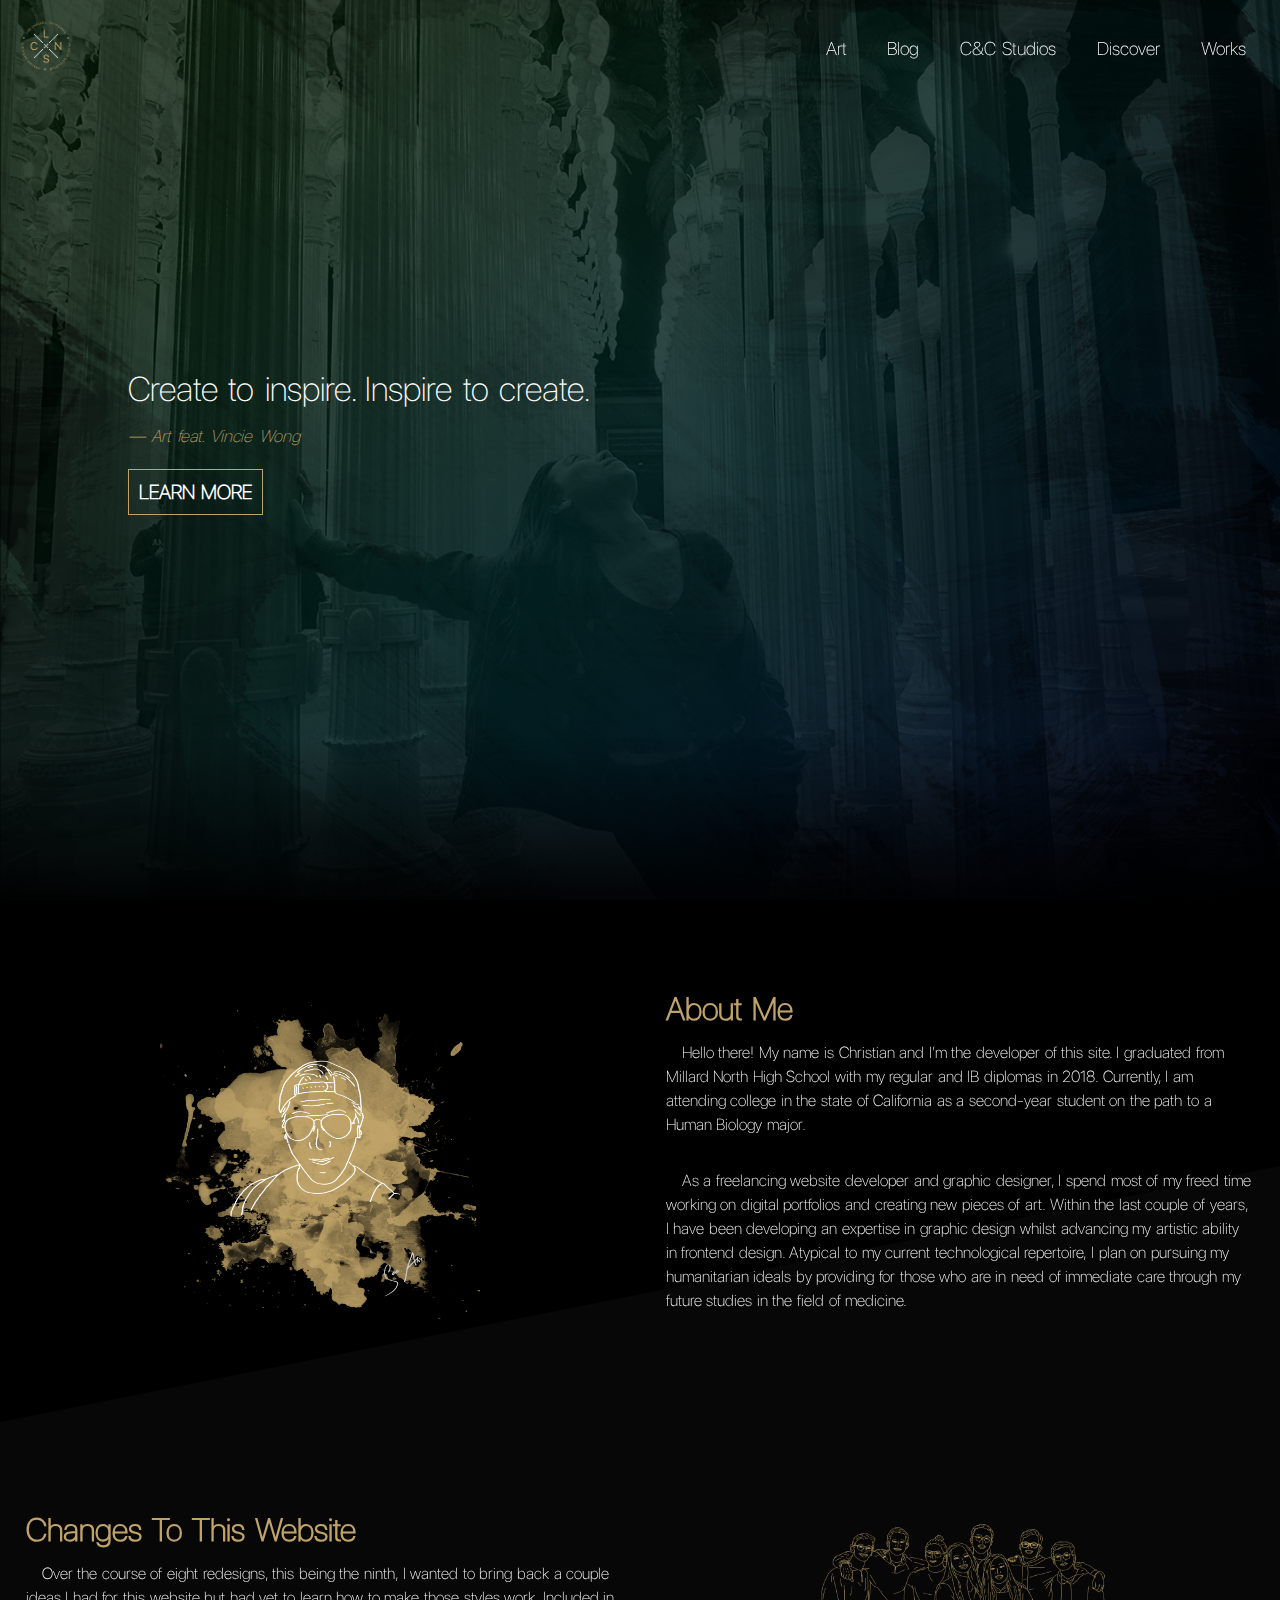
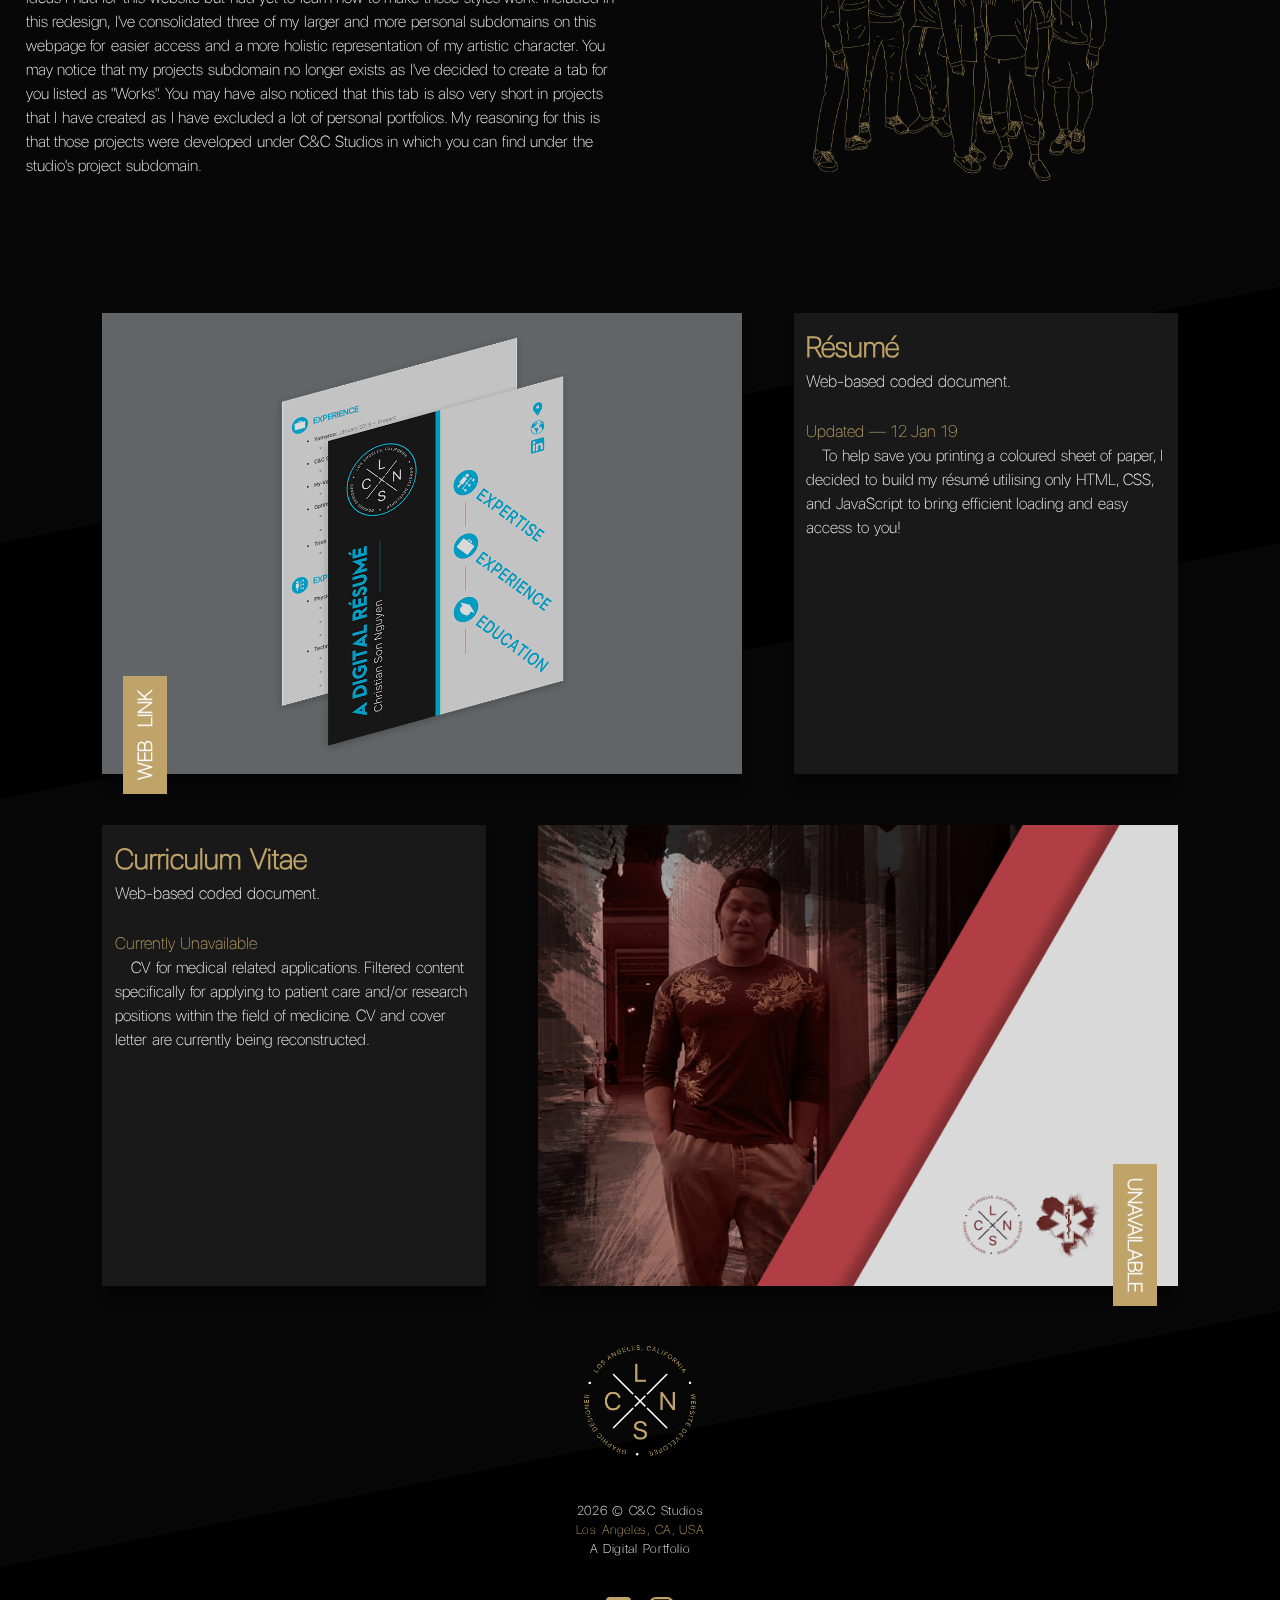
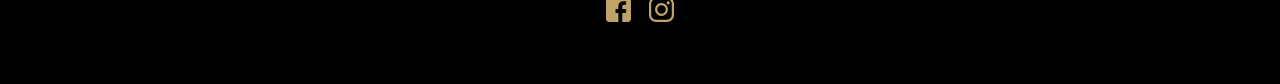
<file: index.html>
<!DOCTYPE html>
<html lang="en">
<head>
    <!-- Standard -->
    <script type="text/javascript">
        var host = "clsnguyen.com";
        if ((host == window.location.host) && (window.location.protocol != "https:"))
        window.location.protocol = "https";
    </script>
    <link rel="canonical" href="https://clsnguyen.com">
    <title>Christian Nguyen | Home</title>
    <link rel="icon" href="assets/img/index-logo.png">
    <meta charset="UTF-8">
    <meta name="viewport" content="width=device-width, initial-scale=1.0, minimum-scale=1.0, user-scalable=yes">
    <meta name="theme-color" content="#bfa368">

    <!-- Stylesheets -->
    <link rel="stylesheet" type="text/css" href="assets/css/standard.css">
    <link rel="stylesheet" type="text/css" href="assets/css/hamburgers.css">
    
    <!-- Scripts -->
    <script src="assets/js/jquery-3.4.1.min.js"></script>
    <script src="assets/js/jquery.easing.1.3.js"></script>
    <script src="assets/js/standard.js"></script>
    <script src="assets/js/jquery.bxslider.min.js"></script>
    <script src="assets/js/jquery.lazy.min.js"></script>

    <!-- Preview -->
    <meta name="description" content="">

    <!-- Mobile Preview -->
    <meta property="og:title" content="Christian Nguyen" />
    <meta property="og:image" content="assets/img/preview.jpg" />
    <meta property="og:description" content="" />

    <!-- Google Analytics -->
    
</head>
<body>
<!-- Loading Container -->
<div class="load loading-active">
    <div id="loading-container">
        <img id='loading-image' alt='Loading Image' src='assets/img/index-logo.png'>
        <h4 class="loading-text">Loading <span class="loading-tag">home</span> page content...</h4>
        <!-- Loading Animation -->
        <div class="loading-bar">
            <div class="move-bar"></div>
        </div>
    </div>
</div>

<!-- Hamburger -->
<div class="hamburger-wrapper">
    <div class="hamburger hamburger--emphatic">
        <div class="hamburger-box">
            <div class="hamburger-inner"></div>
        </div>
    </div>
</div>

<!-- Navigation -->
<div class="nav-wrapper nav-desktop">
    <div class="nav-left">
        <img id="home" class="nav-img nav-tab" src="assets/img/index-logo.png">
    </div>
    <div class="nav-right">
        <span id="art" class="nav-tab">Art</span>
        <span id="blog" class="nav-tab">Blog</span>
        <span id="studios" class="nav-tab">C&amp;C Studios</span>
        <span id="discover" class="nav-tab">Discover</span>
        <span id="works" class="nav-tab">Works</span>
    </div>
</div>

<!-- Main Body -->
<div id="body-container">
    <!-- Carousel -->
    <div>
        <!-- Design -->
        <div class="carousel-fade"></div>

        <!-- Carousel Unit -->
        <div class="carousel">
            <!-- Art -->
            <div class="slide" style="background-image: url(assets/img/home/carousel/slide1.jpg);">
                <div class="slide-cont">
                    <div class="slide-top">
                        <span class="slide-text"><br>Create to inspire. Inspire to create.<br><i>&mdash; Art feat. Vincie Wong</i></span>
                    </div>
                    <div class="slide-bottom">
                        <div id="art-slide-button" class="slide-button">LEARN MORE</div>
                    </div>
                </div>
            </div>

            <!-- Blog -->
            <div class="slide" style="background-image: url(assets/img/home/carousel/slide2.jpg);">
                <div class="slide-cont">
                    <div class="slide-top">
                        <span class="slide-text">Thoughts, ideas, and opinions to feed the mind.<br><i>&mdash; Blog prev. The Californian Opinion</i></span>
                    </div>
                    <div class="slide-bottom">
                        <div id="blog-slide-button" class="slide-button">LEARN MORE</div>
                    </div>
                </div>
            </div>

            <!-- C&C Studios -->
            <div class="slide" style="background-image: url(assets/img/home/carousel/slide3.jpg);">
                <div class="slide-cont">
                    <div class="slide-top">
                        <span class="slide-text">Exploring the depths of modern digital art mediums. Founded in Southern California.<br><i>&mdash; C&amp;C Studios feat. Pratik Chaduvula</i></span>
                    </div>
                    <div class="slide-bottom">
                        <div id="studios-slide-button" class="slide-button">LEARN MORE</div>
                    </div>
                </div>
            </div>

            <!-- Discover -->
            <div class="slide" style="background-image: url(assets/img/home/carousel/slide4.jpg);">
                <div class="slide-cont">
                    <div class="slide-top">
                        <span class="slide-text">A personal photographic journey accompanied by music.<br><i>&mdash; Discover at Newport Beach, 2018</i></span>
                    </div>
                    <div class="slide-bottom">
                        <div id="discover-slide-button" class="slide-button">LEARN MORE</div>
                    </div>
                </div>
            </div>

            <!-- Works -->
            <div class="slide" style="background-image: url(assets/img/home/carousel/slide5.jpg);">
                <div class="slide-cont">
                    <div class="slide-top">
                        <span class="slide-text">A collection of website development and graphic design projects.<br><i>&mdash; Works feat. The RNAS Project</i></span>
                    </div>
                    <div class="slide-bottom">
                        <div id="works-slide-button" class="slide-button">LEARN MORE</div>
                    </div>
                </div>
            </div>
        </div>
    </div>

    <!-- Paging Content -->
    <div class="page-wrapper">
        <!-- |---| HOME PAGE |---| -->
        
    </div>
</div>
<!-- End of Body -->
    
</body>
</html>
</file>
<file: assets/css/standard.css>
/* ------------------------------ */
/* ---------- STANDARD ---------- */
/* ------------------------------ */

@media screen {
/* Variables */
:root {
    --colour-primary: rgb(191, 163, 104);
    --colour-primary-alt: rgb(92, 225, 255);
    --colour-s-1: rgb(0,0,0);
    --colour-s-2: rgb(7, 7, 7);
    --colour-s-3: rgb(25, 25, 25);
    --colour-s-alt-1: rgb(255,255,255);
    --colour-s-alt-2: rgb(247, 247, 247);
    --colour-card: rgb(25, 25, 25);
}

/* Text Highlighting */
::selection {
    color: var(--colour-s-alt-1);
    background: var(--colour-primary);
}

::-moz-selection {
    color: var(--colour-s-alt-1);
    background: var(--colour-primary);
}

/* Scroll Bar Custom */
::-webkit-scrollbar {
    width: 7px;
}

::-webkit-scrollbar-thumb {
    background: var(--colour-primary);
}

::-webkit-scrollbar-track {
    background: var(--colour-s-1);
}

/* Typography */
@font-face {
    font-family: 'Font Primary';
    src: url(../font/SF-Pro-Display-Thin.otf);
    font-weight: normal;
    font-style: normal;
}

@font-face {
    font-family: 'Font Secondary';
    src: url(../font/Roboto-Thin.ttf);
    font-weight: normal;
    font-style: normal;
}

@font-face {
    font-family: 'Font Text';
    src: url(../font/SF-Pro-Display-Thin.otf);
    font-weight: normal;
    font-style: normal;
}

/* General Text Styles */
h1, h2, h3, h4, h5, h6, p, q, blockquote, a {
    margin: 0;
}

h1, h2, h3, h4, h5, h6, span, .slide-button {
    font-family: "Font Primary", Helvetica, Arial, sans-serif;
    word-spacing: 0.1em;
}

p, q, blockquote, a {
    font-family: "Font Text", Helvetica, Arial, sans-serif;
    letter-spacing: 0.0em;
    word-spacing: 0.1em;
}

p {
    text-indent: 1em;
    line-height: 150%;
    color: var(--colour-s-alt-1);
}

a {
    text-decoration: none;
    color: var(--colour-primary);
    transition-duration: 0.3s;
}

span a:hover{
    padding-left: 0.5em;
    color: var(--colour-primary-alt);
}

.text-pri-colour {
    color: var(--colour-primary);
}

.text-pri-colour-alt {
    color: var(--colour-primary-alt);
}


/* Image Dragging */
img, .nav-tab {
    user-select: none;
    -moz-user-select: none;
    -webkit-user-drag: none;
    -webkit-user-select: none;
    -ms-user-select: none;
}

/* General Containers */
body {
    margin: 0;
    padding: 0;
    width: 100vw;
    min-height: 100%;
    background-color: var(--colour-s-1);
    overflow-x: hidden;
}

#body-container {
    margin: 0;
    padding: 0;
    width: 100%;
    height: 100%;
    transition-duration: 1s;
    display: flex;
    flex-direction: column;
    opacity: 0;
    overflow: hidden;
    background-color: var(--colour-s-1);
}

div {
    box-sizing: border-box;
}

.centre-content {
    width: auto;
    height: auto;
    display: block;
    margin: auto;
    position: relative;
}

.page-wrapper {
    filter: grayscale(0);
    opacity: 1;
    transition-duration: 0.3s;
}

.page-wrapper-toggled {
    filter: grayscale(100%);
    opacity: 0.3;
}
}

/* Text Styles */
h1 {
    font-size: 4.5em;
}

h2 {
    font-size: 1.25em;
}

h3 { /* Card and Split Titles */
    font-size: 1.8em;
    line-height: 150%;
    color: var(--colour-primary);
}

h4 {
    font-size: 1.05em;
    line-height: 150%;
    color: var(--colour-s-alt-2);
    font-weight: 300;
}

@media screen and (min-aspect-ratio: 100/160) and (max-aspect-ratio: 400/310) { /* tablet */
    h1 {
        font-size: 3.5em;
    }
    
    h2 {
        font-size: 1.25em;
    }
    
    h3 { /* Card and Split Titles */
        font-size: 1.25em;
        line-height: 150%;
        color: var(--colour-primary);
    }
    
    h4 {
        font-size: 1.05em;
        line-height: 150%;
        color: var(--colour-s-alt-2);
        font-weight: 300;
    }
}

@media screen and (max-aspect-ratio: 120/170) { /* mobile */
    h1 {
        font-size: 3.5em;
    }
    
    h2 {
        font-size: 1.25em;
    }
    
    h3 { /* Card and Split Titles */
        font-size: 1.15em;
        line-height: 150%;
        color: var(--colour-primary);
    }
    
    h4 {
        font-size: 0.9em;
        line-height: 150%;
        color: var(--colour-s-alt-2);
        font-weight: 300;
    }
}

/* ----------------------------- */
/* ---------- MODULES ---------- */
/* ----------------------------- */

/* Loading/Splash */
.load {
    position: fixed;
    left: 0px;
    top: 0px;
    width: 100vw;
    height: 100%;
    z-index: -1;
    opacity: 0;
    background-color: var(--colour-s-1);
    transition-duration: 0.7s;
}

.loading-active {
    z-index: 9999 !important;
    opacity: 1 !important;
    transition-duration: 0.7s;
}

#loading-container {
    position: absolute;
    bottom: 50%;
    left: 50%;
    transform: translate(-50%, 50%);
}

#loading-image{
    max-height: 20em;
    max-width: 20em;
}

.loading-text {
    text-indent: 0;
    text-align: center;
    justify-content: center;
}

span.loading-tag {
    color: var(--colour-primary);
}

.loading-bar {
    margin-top: 3em;
    background-color: var(--colour-s-2);
    width: 100%;
    height: 3px;
    border-radius: 3px;
    overflow: hidden;
    position: relative;
}

.move-bar {
    animation: sideToside 1.5s ease-in-out infinite;
    background-color: var(--colour-primary);
    height: 100%;
    position: absolute;
    width: 50%;
}

@keyframes sideToside {
    0%, 100% { transform: translateX(-50%); }
    50%      { transform: translateX(150%); }
}

.centre-image{
    max-height: 30em;
    max-width: 30em;
}

@media screen and (min-aspect-ratio: 100/160) and (max-aspect-ratio: 400/310) { /* tablet */
    .load {
        position: fixed;
        left: 0px;
        top: 0px;
        width: 100vw;
        height: 100%;
        z-index: -1;
        opacity: 0;
        background-color: var(--colour-s-1);
        transition-duration: 0.7s;
    }
    
    .loading-active {
        z-index: 9999 !important;
        opacity: 1 !important;
        transition-duration: 0.7s;
    }
    
    #loading-container {
        position: absolute;
        bottom: 50%;
        left: 50%;
        transform: translate(-50%, 50%);
    }
    
    #loading-image{
        max-height: 20em;
        max-width: 20em;
    }
    
    .loading-text {
        text-indent: 0;
        text-align: center;
        justify-content: center;
    }
    
    span.loading-tag {
        color: var(--colour-primary);
    }
    
    .loading-bar {
        margin-top: 3em;
        background-color: var(--colour-s-2);
        width: 100%;
        height: 3px;
        border-radius: 3px;
        overflow: hidden;
        position: relative;
    }
    
    .move-bar {
        animation: sideToside 1.5s ease-in-out infinite;
        background-color: var(--colour-primary);
        height: 100%;
        position: absolute;
        width: 50%;
    }
}

@media screen and (max-aspect-ratio: 120/170) { /* mobile */
    .load {
        position: fixed;
        left: 0px;
        top: 0px;
        width: 100vw;
        height: 100%;
        z-index: -1;
        opacity: 0;
        background-color: var(--colour-s-1);
        transition-duration: 0.7s;
    }
    
    .loading-active {
        z-index: 9999 !important;
        opacity: 1 !important;
        transition-duration: 0.7s;
    }
    
    #loading-container {
        position: absolute;
        bottom: 50%;
        left: 50%;
        transform: translate(-50%, 50%);
    }
    
    #loading-image{
        max-height: 50vw;
        max-width: 50vw;
    }
    
    .loading-text {
        text-indent: 0;
        text-align: center;
        justify-content: center;
    }
    
    span.loading-tag {
        color: var(--colour-primary);
    }
    
    .loading-bar {
        margin-top: 3em;
        background-color: var(--colour-s-2);
        width: 100%;
        height: 3px;
        border-radius: 3px;
        overflow: hidden;
        position: relative;
    }
    
    .move-bar {
        animation: sideToside 1.5s ease-in-out infinite;
        background-color: var(--colour-primary);
        height: 100%;
        position: absolute;
        width: 50%;
    }
}

/* Navigation Panel */
/* nav-desktop is the target */
.nav-wrapper {
    padding-top: 0;
    position: fixed;
    top: 0;
    left: 0;
    width: 100%;
    height: inherit;
    z-index: 100;
    display: flex;
    flex-direction: row;
    align-items: center;
    transition-duration: 0.3s;
}

.nav-desk-moved {
    background-color: var(--colour-s-1);
}

.nav-left {
    width: auto;
    flex-grow: 1;
    float: left;
}

.nav-right {
    width: auto;
    vertical-align: middle;
    text-align: center;
    display: inline-block;
    padding-right: 1em;
}

.nav-tab {
    font-size: 1.15em;
    color: var(--colour-s-alt-1);
    padding: 1em;
    display: inline-block;
    border-bottom: 2px solid rgba(0,0,0,0);
    display: inline-block;
    position: relative;
    transition-duration: 0.3s;
}

.nav-tab-desk-moved {
    font-size: 1em;
}

.nav-tab:hover {
    cursor: pointer;
    color: var(--colour-primary);
}

.nav-tab-highlight {
    font-weight: 600;
    color: var(--colour-primary);
    border-bottom: 2px solid var(--colour-primary);
}

.nav-img {
    max-width: 3em;
    margin: auto;
}

.nav-img-desk-moved {
    max-width: 2em;
    margin: auto;
}

/* Hamburger */
.hamburger-wrapper {
    position: fixed;
    z-index: -1;
    right: 1em;
    bottom: 1em;
    display: none;
}

@media screen and (min-aspect-ratio: 100/160) and (max-aspect-ratio: 400/310) { /* tablet */
    .nav-wrapper {
        padding-top: calc(2em + 40px);
        position: fixed;
        top: 0;
        left: 100vw;
        width: 100%;
        height: 1000vw;
        z-index: 100;
        display: flex;
        flex-direction: column;
        align-items: unset;
        transition-duration: 0.3s;
    }

    .nav-is-active {
        background-color: var(--colour-s-1);
        left: 80vw;
    }
    
    .nav-left {
        height: auto;
        display: flex;
        flex-direction: column;
        flex-grow: 0;
        float: left;
    }
    
    .nav-right {
        padding: 1em 0 5em 0;
        position: relative;
        height: auto;
        display: flex;
        flex-direction: column;
        flex-grow: 1;
    }

    .nav-tab {
        font-size: 1.15em;
        color: var(--colour-s-alt-1);
        padding: 1em;
        display: inherit;
        border-bottom: 2px solid rgba(0,0,0,0);
        position: relative;
        transition-duration: 0.3s;
    }
    
    .nav-tab:hover {
        cursor: pointer;
        color: var(--colour-primary);
    }
    
    .nav-tab-highlight {
        font-weight: 600;
        color: var(--colour-primary);
        border-bottom: 2px solid var(--colour-primary);
    }
    
    .nav-img {
        max-width: 3em;
        margin: 0;
    }

    /* Hamburger */
    .hamburger-wrapper {
        position: fixed;
        z-index: 110;
        right: 1em;
        top: 1em;
        display: inherit;
    }
}

@media screen and (max-aspect-ratio: 120/170) { /* mobile */
    .nav-wrapper {
        padding-top: calc(2em + 40px);
        position: fixed;
        top: 0;
        left: 100vw;
        width: 100%;
        height: 1000vw;
        z-index: 100;
        display: flex;
        flex-direction: column;
        align-items: unset;
        transition-duration: 0.3s;
    }

    .nav-is-active {
        background-color: var(--colour-s-1);
        left: 60vw;
    }
    
    .nav-left {
        height: auto;
        display: flex;
        flex-direction: column;
        flex-grow: 0;
        float: left;
    }
    
    .nav-right {
        padding: 1em 0 5em 0;
        position: relative;
        height: auto;
        display: flex;
        flex-direction: column;
        flex-grow: 1;
    }

    .nav-tab {
        font-size: 1em;
        color: var(--colour-s-alt-1);
        padding: 1em;
        display: inherit;
        border-bottom: 2px solid rgba(0,0,0,0);
        position: relative;
        transition-duration: 0.3s;
    }
    
    .nav-tab:hover {
        cursor: pointer;
        color: var(--colour-primary);
    }
    
    .nav-tab-highlight {
        font-weight: 600;
        color: var(--colour-primary);
        border-bottom: 2px solid var(--colour-primary);
    }
    
    .nav-img {
        max-width: 3em;
        margin: 0;
    }

    /* Hamburger */
    .hamburger-wrapper {
        position: fixed;
        z-index: 110;
        right: 0.5em;
        top: 0.5em;
        display: inherit;
    }
}

/* ---------- Content Modules ---------- */
/* Carousel */
.carousel {
    position: relative;
}

.carousel-fade {
    position: absolute;
    bottom: -2vmin;
    z-index: 60;
    width: 100%;
    height: 20vmin;
    background-image: -moz-linear-gradient(bottom, rgba(0, 0, 0, 1), rgba(0, 0, 0, 0));
    background-image: -ms-linear-gradient(bottom, rgba(0, 0, 0, 1), rgba(0, 0, 0, 0));
    background-image: -webkit-linear-gradient(bottom, rgba(0, 0, 0, 1), rgba(0, 0, 0, 0));
    background-image: -o-linear-gradient(bottom, rgba(0, 0, 0, 1), rgba(0, 0, 0, 0));
    background-image: linear-gradient(bottom, rgba(0, 0, 0, 1), rgba(0, 0, 0, 0));
    background-repeat: repeat-x;
    filter: progid:DXImageTransform.Microsoft.gradient(startColorstr='rgba(0, 0, 0, 1)', endColorstr='rgba(0, 0, 0, 0)', GradientType=1);
}

.slide {
    width: 100%;
    height: 100%;
    background-size: cover;
    background-position: center;
    position: relative;
}

.slide-cont {
    width: 100%;
    height: 100%;
    display: flex;
    flex-direction: column;
    position: relative;
    background-color: rgba(0,0,0,0.6);
    /* background-image: url(../img/home/filter.png); */
}

.slide-top {
    max-width: 100vmin;
    height: 50%;
    position: relative;
}

.slide-bottom {
    width: 100%;
    flex-grow: 1;
    position: relative;
}

.slide-text {
    font-size: 2.15em;
    position: absolute;
    bottom: 0;
    left: 10vw;
    color: var(--colour-s-alt-1);
}

.slide-text i {
    font-size: 0.5em;
    color: var(--colour-primary);
}

.slide-button {
    font-size: 1.25em;
    font-weight: 600;
    padding: 0.5em;
    border: 1px solid var(--colour-primary);
    color: var(--colour-s-alt-1);
    position: absolute;
    top: 1.5vw;
    left: 10vw;
    text-transform: uppercase;
    transition-duration: 0.3s;
}

.slide-button:hover {
    cursor: pointer;
    border: 1px solid var(--colour-primary);
    color: var(--colour-s-alt-1);
    background-color: var(--colour-primary);
}

@media screen and (min-aspect-ratio: 100/160) and (max-aspect-ratio: 400/310) { /* tablet */
    .carousel {
        position: relative;
    }
    
    .carousel-fade {
        position: absolute;
        bottom: -2vmin;
        z-index: 60;
        width: 100%;
        height: 20vmin;
        background-image: -moz-linear-gradient(bottom, rgba(0, 0, 0, 1), rgba(0, 0, 0, 0));
        background-image: -ms-linear-gradient(bottom, rgba(0, 0, 0, 1), rgba(0, 0, 0, 0));
        background-image: -webkit-linear-gradient(bottom, rgba(0, 0, 0, 1), rgba(0, 0, 0, 0));
        background-image: -o-linear-gradient(bottom, rgba(0, 0, 0, 1), rgba(0, 0, 0, 0));
        background-image: linear-gradient(bottom, rgba(0, 0, 0, 1), rgba(0, 0, 0, 0));
        background-repeat: repeat-x;
        filter: progid:DXImageTransform.Microsoft.gradient(startColorstr='rgba(0, 0, 0, 1)', endColorstr='rgba(0, 0, 0, 0)', GradientType=1);
    }
    
    .slide {
        width: 100%;
        height: 100%;
        background-size: cover;
        background-position: center;
        position: relative;
    }
    
    .slide-cont {
        width: 100%;
        height: 100%;
        display: flex;
        flex-direction: column;
        position: relative;
        background-color: rgba(0,0,0,0.6);
        /* background-image: url(../img/home/filter.png); */
    }
    
    .slide-top {
        max-width: 80vw;
        height: 50%;
        position: relative;
    }
    
    .slide-bottom {
        width: 100%;
        flex-grow: 1;
        position: relative;
    }
    
    .slide-text {
        font-size: 1.75em;
        position: absolute;
        bottom: 0;
        left: 5vw;
        color: var(--colour-s-alt-1);
    }
    
    .slide-text i {
        font-size: 0.5em;
        color: var(--colour-primary);
    }
    
    .slide-button {
        font-size: 1.25em;
        font-weight: 600;
        padding: 0.5em;
        border: 1px solid var(--colour-primary);
        color: var(--colour-s-alt-1);
        position: absolute;
        top: 1.5vw;
        left: 5vw;
        text-transform: uppercase;
        transition-duration: 0.3s;
    }
    
    .slide-button:hover {
        cursor: pointer;
        border: 1px solid var(--colour-primary);
        color: var(--colour-s-alt-1);
        background-color: var(--colour-primary);
    }
}

@media screen and (max-aspect-ratio: 120/170) { /* mobile */
    .carousel {
        position: relative;
    }
    
    .carousel-fade {
        position: absolute;
        bottom: -2vmin;
        z-index: 60;
        width: 100%;
        height: 20vmin;
        background-image: -moz-linear-gradient(bottom, rgba(0, 0, 0, 1), rgba(0, 0, 0, 0));
        background-image: -ms-linear-gradient(bottom, rgba(0, 0, 0, 1), rgba(0, 0, 0, 0));
        background-image: -webkit-linear-gradient(bottom, rgba(0, 0, 0, 1), rgba(0, 0, 0, 0));
        background-image: -o-linear-gradient(bottom, rgba(0, 0, 0, 1), rgba(0, 0, 0, 0));
        background-image: linear-gradient(bottom, rgba(0, 0, 0, 1), rgba(0, 0, 0, 0));
        background-repeat: repeat-x;
        filter: progid:DXImageTransform.Microsoft.gradient(startColorstr='rgba(0, 0, 0, 1)', endColorstr='rgba(0, 0, 0, 0)', GradientType=1);
    }
    
    .slide {
        width: 100%;
        height: 100%;
        background-size: cover;
        background-position: center;
        position: relative;
    }
    
    .slide-cont {
        width: 100%;
        height: 100%;
        display: flex;
        flex-direction: column;
        position: relative;
        background-color: rgba(0,0,0,0.6);
        /* background-image: url(../img/home/filter.png); */
    }
    
    .slide-top {
        max-width: 80vw;
        height: 50%;
        position: relative;
    }
    
    .slide-bottom {
        width: 100%;
        flex-grow: 1;
        position: relative;
    }
    
    .slide-text {
        font-size: 1.25em;
        position: absolute;
        bottom: 0;
        left: 5vw;
        color: var(--colour-s-alt-1);
    }
    
    .slide-text i {
        font-size: 0.5em;
        color: var(--colour-primary);
    }
    
    .slide-button {
        font-size: 1em;
        font-weight: 600;
        padding: 0.5em;
        border: 1px solid var(--colour-primary);
        color: var(--colour-s-alt-1);
        position: absolute;
        top: 1.5vw;
        left: 5vw;
        text-transform: uppercase;
        transition-duration: 0.3s;
    }
    
    .slide-button:hover {
        cursor: pointer;
        border: 1px solid var(--colour-primary);
        color: var(--colour-s-alt-1);
        background-color: var(--colour-primary);
    }
}

/* Module Wrapper */
.module-wrapper {
    width: 100%;
    height: auto;
    position: relative;
}

.module-style {
    position: relative;
    width: 100%;
    height: auto;
}

.mod-sty-dim {
    background-color: var(--colour-s-2);
}

.des-top {
    width: 100vw;
    height: 20vw;
    background-color: var(--colour-s-2);
    position: absolute;
    z-index: 0;
    clip-path: polygon(0 0, 100% 0, 0 100%);
    -webkit-clip-path: polygon(0 0, 100% 0, 0 100%);
    top: 0;
    transform: rotate(180deg);
    transform-origin: 50% 0%;
}

.des-bottom {
    width: 100vw;
    height: 20vw;
    background-color: var(--colour-s-2);
    position: absolute;
    z-index: 0;
    clip-path: polygon(100% 100%, 100% 0, 0 100%);
    -webkit-clip-path: polygon(100% 100%, 100% 0, 0 100%);
    bottom: 0;
    transform: rotate(180deg);
    transform-origin: 50% 100%;
}

.mod-cont-wrapper {
    width: 100%;
    height: 100%;
    position: relative;
    padding: 0;
    margin: 0;
    z-index: 2;
}

@media screen and (min-aspect-ratio: 100/160) and (max-aspect-ratio: 400/310) { /* tablet */

}

@media screen and (max-aspect-ratio: 120/170) { /* mobile */

}

/* Card Split Module */
.card-split-ov-wrapper {
    padding: 0;
    width: 100%;
    display: flex;
    justify-content: center;
    align-items: center;
}

.card-split-wrapper {
    width: auto;
    height: auto;
    display: flex;
    flex-direction: row;
    padding: 2vw 6vw;
}

.card-split-wrapper-toggle {
    flex-direction: column;
}

.card-split-container {
    height: 36vw;
    margin: 0vw 2vw;
    float: left;
    background-color: var(--colour-s-3);
    box-shadow: 0 1vw 0.5vw rgba(0,0,0,0.3);
    transition-duration: 0.3s;
    position: relative;
}

.card-cover {
    order: inherit;
    width: 50vw;
    background-size: cover;
    background-repeat: no-repeat;
    background-position: center;
}

.card-cov-hover {
    transform: translateY(-1vw);
    box-shadow: 0 2vw 0.75vw rgba(0,0,0,0.25);
    cursor: pointer;
}

.card-cov-neg-hover {
    transform: translateY(0vw);
    box-shadow: 0 1vw 0.5vw rgba(0,0,0,0.3);
    cursor: pointer;
}

.card-cov-toggle {
    order: 1 !important;
    width: 80vw;
    height: 30vw;
    box-shadow: 0 1vw 0.5vw rgba(0,0,0,0);
    z-index: 3;
}

.card-cov-tint {
    width: 100%;
    height: 100%;
    background-color: rgba(0,0,0,0.15);
}

.card-tag {
    font-size: 1.25em;
    padding: 0.5em 0.7em;
    font-weight: 700;
    letter-spacing: 0em;
    word-spacing: 0.5em;
    text-transform: uppercase;
    font-family: "Font Text", Helvetica, Arial, sans-serif;
    color: var(--colour-s-alt-2);
    background-color: var(--colour-primary);
    bottom: -1em;
    left: 3.25em;
    position: absolute;
    transform: rotate(270deg);
    transform-origin: bottom left;
    z-index: 4;
}

.card-tag-alt {
    font-size: 1.25em;
    padding: 0.5em 0.7em;
    font-weight: 700;
    letter-spacing: 0em;
    word-spacing: 0.5em;
    text-transform: uppercase;
    font-family: "Font Text", Helvetica, Arial, sans-serif;
    color: var(--colour-s-alt-2);
    background-color: var(--colour-primary);
    bottom: -1em;
    right: 3.25em;
    position: absolute;
    transform: rotate(90deg);
    transform-origin: bottom right;
    z-index: 4;
}

.card-cont {
    order: inherit;
    width: 30vw;
    height: auto;
    padding: 1vw;
    display: flex;
    flex-direction: column;
    transition-duration: 0.4s;
    z-index: 1;
}

.card-cont-toggle {
    order: 2 !important;
    width: 80vw;
    padding: 2vw;
    display: flex;
    flex-direction: column;
    transition-duration: 0.4s;
    z-index: 2;
}

.card-cont-prev {
    margin-bottom: 2vw;
}

.card-cont-hid {
    display: none;
}

.card-cont-hid-toggle {
    display: table-cell;
}

.art-text-cont {
    width: 74vw;
    height: auto;
    float: left;
    padding: 2vw;
}

.art-wrapper {
    width: 37vw;
    height: 37vw;
    display: flex;
    align-items: center;
    float: left;
}

.artwork {
    max-width: 30vw;
    max-height: 30vw;
}

.art-tag {
    opacity: 0;
    padding: 0.4em;
    background-color: var(--colour-primary);
    position: absolute;
    bottom: 0;
    left: -1vw;
    transition-duration: 0.4s;
    max-width: 26vw;
}

.art-tag-toggle {
    opacity: 1;
    bottom: 2vw;
}

.card-cont-header {
    text-indent: 0;
    font-size: 1.2em;
    color: var(--colour-primary);
}

.card-cont-text {
    padding-bottom: 2em;
}

.art-tag p {
    text-indent: 0;
    color: var(--colour-s-alt-2);
}

.art-tag-coloured {
    color: var(--colour-s-1);
    font-weight: 700;
}

.card-left {
    float: left;
    order: 1;
}

.card-right {
    float: left;
    order: 2;
}



@media screen and (min-aspect-ratio: 100/160) and (max-aspect-ratio: 400/310) { /* tablet */
    .card-split-ov-wrapper {
        padding: 1.5em 0;
        width: 100%;
        display: flex;
        justify-content: center;
        align-items: center;
    }
    
    .card-split-wrapper {
        width: auto;
        height: auto;
        display: flex;
        flex-direction: column;
        padding: 2vw 6vw;
    }
    
    .card-split-wrapper-toggle {
        flex-direction: column;
    }
    
    .card-split-container {
        height: 50vw;
        margin: 0vw 2vw;
        float: left;
        background-color: var(--colour-s-3);
        box-shadow: 0 1vw 0.5vw rgba(0,0,0,0.3);
        transition-duration: 0.3s;
        position: relative;
    }
    
    .card-cover {
        order: inherit;
        width: 80vw;
        background-size: cover;
        background-repeat: no-repeat;
        background-position: center;
        z-index: 5;
    }
    
    .card-cov-hover {
        transform: translateY(-1vw);
        box-shadow: 0 2vw 0.75vw rgba(0,0,0,0.25);
        cursor: pointer;
    }
    
    .card-cov-neg-hover {
        transform: translateY(0vw);
        box-shadow: 0 1vw 0.5vw rgba(0,0,0,0.3);
        cursor: pointer;
    }
    
    .card-cov-toggle {
        order: 1 !important;
        width: 80vw;
        height: 35vw;
        box-shadow: 0 1vw 0.5vw rgba(0,0,0,0);
        z-index: 3;
    }
    
    .card-cov-tint {
        width: 100%;
        height: 100%;
        background-color: rgba(0,0,0,0.15);
    }
    
    .card-tag {
        font-size: 1.15em;
        padding: 0.5em 0.7em;
        font-weight: 700;
        letter-spacing: 0em;
        word-spacing: 0.5em;
        text-transform: uppercase;
        font-family: "Font Text", Helvetica, Arial, sans-serif;
        color: var(--colour-s-alt-2);
        background-color: var(--colour-primary);
        bottom: -1em;
        left: 3.25em;
        position: absolute;
        transform: rotate(270deg);
        transform-origin: bottom left;
        z-index: 4;
    }
    
    .card-tag-alt {
        font-size: 1.15em;
        padding: 0.5em 0.7em;
        font-weight: 700;
        letter-spacing: 0em;
        word-spacing: 0.5em;
        text-transform: uppercase;
        font-family: "Font Text", Helvetica, Arial, sans-serif;
        color: var(--colour-s-alt-2);
        background-color: var(--colour-primary);
        bottom: -1em;
        right: 3.25em;
        position: absolute;
        transform: rotate(90deg);
        transform-origin: bottom right;
        z-index: 4;
    }
    
    .card-cont {
        order: inherit;
        width: 80vw;
        height: auto;
        padding: 1vw;
        display: flex;
        flex-direction: column;
        transition-duration: 0.4s;
        z-index: 1;
    }
    
    .card-cont-toggle {
        order: 2 !important;
        width: 80vw;
        padding: 2vw;
        display: flex;
        flex-direction: column;
        transition-duration: 0.4s;
        z-index: 2;
    }
    
    .card-cont-prev {
        padding: 1.5em 1em 1em 1em;
        margin-bottom: 0vw;
    }
    
    .card-cont-hid {
        display: none;
    }
    
    .card-cont-hid-toggle {
        display: table-cell;
    }
    
    .art-text-cont {
        width: 100%;
        height: auto;
        float: left;
        padding: 2vw;
    }
    
    .art-wrapper {
        width: 38vw;
        height: 38vw;
        display: flex;
        align-items: center;
        float: left;
    }
    
    .artwork {
        max-width: 34vw;
        max-height: 34vw;
    }
    
    .art-tag {
        opacity: 0;
        padding: 0.4em;
        background-color: var(--colour-primary);
        position: absolute;
        bottom: 0;
        left: -1vw;
        transition-duration: 0.4s;
        max-width: 36vw;
    }
    
    .art-tag-toggle {
        opacity: 1;
        bottom: 2vw;
    }
    
    .card-cont-header {
        text-indent: 0;
        font-size: 1.2em;
        color: var(--colour-primary);
    }
    
    .card-cont-text {
        padding-bottom: 2em;
    }
    
    .art-tag p {
        font-size: 0.8em;
        text-indent: 0;
        color: var(--colour-s-alt-2);
    }
    
    .art-tag-coloured {
        color: var(--colour-s-1);
        font-weight: 700;
    }
    
    .card-left {
        float: left;
        order: inherit;
    }
    
    .card-right {
        float: left;
        order: inherit;
    }
}

@media screen and (max-aspect-ratio: 120/170) { /* mobile */
    .card-split-ov-wrapper {
        padding: 2em 0;
        width: 100%;
        display: flex;
        justify-content: center;
        align-items: center;
    }
    
    .card-split-wrapper {
        width: auto;
        height: auto;
        display: flex;
        flex-direction: column;
        padding: 2vw 6vw;
    }
    
    .card-split-wrapper-toggle {
        flex-direction: column;
    }
    
    .card-split-container {
        height: 50vw;
        margin: 0vw 2vw;
        float: left;
        background-color: var(--colour-s-3);
        box-shadow: 0 1vw 0.5vw rgba(0,0,0,0.3);
        transition-duration: 0.3s;
        position: relative;
    }
    
    .card-cover {
        order: inherit;
        width: 80vw;
        background-size: cover;
        background-repeat: no-repeat;
        background-position: center;
        z-index: 5;
    }
    
    .card-cov-hover {
        transform: translateY(-1vw);
        box-shadow: 0 2vw 0.75vw rgba(0,0,0,0.25);
        cursor: pointer;
    }
    
    .card-cov-neg-hover {
        transform: translateY(0vw);
        box-shadow: 0 1vw 0.5vw rgba(0,0,0,0.3);
        cursor: pointer;
    }
    
    .card-cov-toggle {
        order: 1 !important;
        width: 90vw;
        height: 40vw;
        box-shadow: 0 1vw 0.5vw rgba(0,0,0,0);
        z-index: 3;
    }
    
    .card-cov-tint {
        width: 100%;
        height: 100%;
        background-color: rgba(0,0,0,0.15);
    }
    
    .card-tag {
        font-size: 0.8em;
        padding: 0.5em 0.7em;
        font-weight: 700;
        letter-spacing: 0em;
        word-spacing: 0.5em;
        text-transform: uppercase;
        font-family: "Font Text", Helvetica, Arial, sans-serif;
        color: var(--colour-s-alt-2);
        background-color: var(--colour-primary);
        bottom: -1em;
        left: 3.25em;
        position: absolute;
        transform: rotate(270deg);
        transform-origin: bottom left;
        z-index: 4;
    }
    
    .card-tag-alt {
        font-size: 0.8em;
        padding: 0.5em 0.7em;
        font-weight: 700;
        letter-spacing: 0em;
        word-spacing: 0.5em;
        text-transform: uppercase;
        font-family: "Font Text", Helvetica, Arial, sans-serif;
        color: var(--colour-s-alt-2);
        background-color: var(--colour-primary);
        bottom: -1em;
        right: 3.25em;
        position: absolute;
        transform: rotate(90deg);
        transform-origin: bottom right;
        z-index: 4;
    }
    
    .card-cont {
        order: inherit;
        width: 80vw;
        height: auto;
        padding: 1vw;
        display: flex;
        flex-direction: column;
        transition-duration: 0.4s;
        z-index: 1;
    }
    
    .card-cont-toggle {
        order: 2 !important;
        width: 90vw;
        padding: 2vw;
        display: flex;
        flex-direction: column;
        transition-duration: 0.4s;
        z-index: 2;
    }
    
    .card-cont-prev {
        padding: 1.5em 1em 1em 1em;
        margin-bottom: 0vw;
    }
    
    .card-cont-hid {
        display: none;
    }
    
    .card-cont-hid-toggle {
        display: table-cell;
    }
    
    .art-text-cont {
        width: 100%;
        height: auto;
        float: left;
        padding: 2vw;
    }
    
    .art-wrapper {
        width: 43vw;
        height: 43vw;
        display: flex;
        align-items: center;
        float: left;
    }
    
    .artwork {
        max-width: 34vw;
        max-height: 34vw;
    }
    
    .art-tag {
        opacity: 0;
        padding: 0.4em;
        background-color: var(--colour-primary);
        position: absolute;
        bottom: 0;
        left: -1vw;
        transition-duration: 0.4s;
        max-width: 36vw;
    }
    
    .art-tag-toggle {
        opacity: 1;
        bottom: 2vw;
    }
    
    .card-cont-header {
        text-indent: 0;
        font-size: 1.2em;
        color: var(--colour-primary);
    }
    
    .card-cont-text {
        padding-bottom: 2em;
    }
    
    .art-tag p {
        font-size: 0.7em;
        text-indent: 0;
        color: var(--colour-s-alt-2);
    }
    
    .art-tag-coloured {
        color: var(--colour-s-1);
        font-weight: 700;
    }
    
    .card-left {
        float: left;
        order: inherit;
    }
    
    .card-right {
        float: left;
        order: inherit;
    }
}

/* Even Split Module */
.even-split-ov-wrapper {
    width: 100%;
    height: 100%;
    display: flex;
    flex-direction: row;
    padding: 4vw 0;
}

.even-graphic-wrap, .even-text-wrap {
    width: 50%;
    min-height: 10vw;
    padding: 2vw;
    display: flex;
    align-items: center;
    float: left;
}

.even-gra-s {
    max-width: 20vw;
    max-height: 20vw;
}

.even-gra-m {
    max-width: 25vw;
    max-height: 25vw;
}

.even-gra-l {
    max-width: 30vw;
    max-height: 30vw;
}

.even-header {
    font-size: 2em;
    text-indent: 0;
    color: var(--colour-primary);
    font-weight: 700;
    padding: 0.25em 0;
}

.even-text {
    padding-bottom: 2em;
}

.even-left {
    float: left;
    order: 1;
}

.even-right {
    float: left;
    order: 2;
}

@media screen and (min-aspect-ratio: 100/160) and (max-aspect-ratio: 400/310) { /* tablet */
    .even-split-ov-wrapper {
        width: 100%;
        height: 100%;
        display: flex;
        flex-direction: column;
        padding: 4vw 0;
    }
    
    .even-graphic-wrap, .even-text-wrap {
        width: 100%;
        min-height: 10vw;
        padding: 10vw;
        display: flex;
        align-items: center;
        float: left;
    }
    
    .even-gra-s {
        max-width: 30vw;
        max-height: 30vw;
    }
    
    .even-gra-m {
        max-width: 35vw;
        max-height: 35vw;
    }
    
    .even-gra-l {
        max-width: 40vw;
        max-height: 40vw;
    }
    
    .even-header {
        font-size: 1.5em;
        text-indent: 0;
        color: var(--colour-primary);
        font-weight: 700;
        padding: 0.25em 0;
    }
    
    .even-text {
        padding-bottom: 2em;
    }
    
    .even-left {
        float: left;
        order: 1;
    }
    
    .even-right {
        float: left;
        order: 2;
    }
}

@media screen and (max-aspect-ratio: 120/170) { /* mobile */
    .even-split-ov-wrapper {
        width: 100%;
        height: 100%;
        display: flex;
        flex-direction: column;
        padding: 4vw 0;
    }
    
    .even-graphic-wrap, .even-text-wrap {
        width: 100%;
        min-height: 10vw;
        padding: 10vw;
        display: flex;
        align-items: center;
        float: left;
    }
    
    .even-gra-s {
        max-width: 30vw;
        max-height: 30vw;
    }
    
    .even-gra-m {
        max-width: 35vw;
        max-height: 35vw;
    }
    
    .even-gra-l {
        max-width: 40vw;
        max-height: 40vw;
    }
    
    .even-header {
        font-size: 1.15em;
        text-indent: 0;
        color: var(--colour-primary);
        font-weight: 700;
        padding: 0.25em 0;
    }
    
    .even-text {
        font-size: 0.85em;
        padding-bottom: 2em;
    }
    
    .even-left {
        float: left;
        order: 1;
    }
    
    .even-right {
        float: left;
        order: 2;
    }
}

/* Footer Module */
.footer-wrapper {
    width: 100%;
    height: auto;
    padding: 2vw;
    text-align: center;
    align-content: center;
    z-index: 1;
}

.footer-img {
    width: 8em;
    height: 8em;
    padding: 0 0 2vw 0;
}

.footer-text {
    font-size: 0.8em;
    padding: 0.5vw;
    font-weight: 300;
    letter-spacing: 0.05em;
    word-spacing: 0.1em;
    line-height: 150%;
    font-family: "Font Text", Helvetica, Arial, sans-serif;
    color: var(--colour-s-alt-1);
    text-indent: 0;
    text-align: center;
}

.footer-dash {
    color: var(--colour-primary);
}

.soc-med-wrapper {
    margin: auto;
    width: auto;
    height: auto;
    padding: 2em;
}

.soc-med-icon {
    max-width: 2vw;
    max-height: 2vw;
    padding: 0 0.5vw;
    transition-duration: 0.3s;
    opacity: 1;
}

.soc-med-icon:hover {
    opacity: 0.7;
    cursor: pointer;
    transform: translateY(-0.5vw);
}

@media screen and (min-aspect-ratio: 100/160) and (max-aspect-ratio: 400/310) { /* tablet */
    .footer-wrapper {
        width: 100%;
        height: auto;
        padding: 2vw;
        text-align: center;
        align-content: center;
        z-index: 1;
    }
    
    .footer-img {
        width: 8em;
        height: 8em;
        padding: 0 0 2vw 0;
    }
    
    .footer-text {
        font-size: 0.8em;
        padding: 0.5vw;
        font-weight: 300;
        letter-spacing: 0.05em;
        word-spacing: 0.1em;
        line-height: 150%;
        font-family: "Font Text", Helvetica, Arial, sans-serif;
        color: var(--colour-s-alt-1);
        text-indent: 0;
        text-align: center;
    }
    
    .footer-dash {
        color: var(--colour-primary);
    }
    
    .soc-med-wrapper {
        margin: auto;
        width: auto;
        height: auto;
        padding: 2em;
    }
    
    .soc-med-icon {
        max-width: 2vw;
        max-height: 2vw;
        padding: 0 0.5vw;
        transition-duration: 0.3s;
        opacity: 1;
    }
    
    .soc-med-icon:hover {
        opacity: 0.7;
        cursor: pointer;
        transform: translateY(-0.5vw);
    }
}

@media screen and (max-aspect-ratio: 120/170) { /* mobile */
    .footer-wrapper {
        width: 100%;
        height: auto;
        padding: 2vw;
        text-align: center;
        align-content: center;
        z-index: 1;
    }
    
    .footer-img {
        width: 5em;
        height: 5em;
        padding: 0 0 2vw 0;
    }
    
    .footer-text {
        font-size: 0.6em;
        padding: 0.5vw;
        font-weight: 300;
        letter-spacing: 0.05em;
        word-spacing: 0.1em;
        line-height: 150%;
        font-family: "Font Text", Helvetica, Arial, sans-serif;
        color: var(--colour-s-alt-1);
        text-indent: 0;
        text-align: center;
    }
    
    .footer-dash {
        color: var(--colour-primary);
    }
    
    .soc-med-wrapper {
        margin: auto;
        width: auto;
        height: auto;
        padding: 2em;
    }
    
    .soc-med-icon {
        max-width: 1em;
        max-height: 1em;
        padding: 0 0.5vw;
        transition-duration: 0.3s;
        opacity: 1;
    }
    
    .soc-med-icon:hover {
        opacity: 0.7;
        cursor: pointer;
        transform: translateY(-0.5vw);
    }
}



/* ------------------------------ */
/* [Module Template] */


@media screen and (min-aspect-ratio: 100/160) and (max-aspect-ratio: 400/310) { /* tablet */

}

@media screen and (max-aspect-ratio: 120/170) { /* mobile */

}
</file>
<file: assets/css/hamburgers.css>
/*!
 * Hamburgers
 * @description Tasty CSS-animated hamburgers
 * @author Jonathan Suh @jonsuh
 * @site https://jonsuh.com/hamburgers
 * @link https://github.com/jonsuh/hamburgers
 */
.hamburger {
  padding: 5px 5px;
  display: inline-block;
  cursor: pointer;
  transition-property: opacity, filter;
  transition-duration: 0.15s;
  transition-timing-function: linear;
  font: inherit;
  color: inherit;
  text-transform: none;
  background-color: transparent;
  border: 0;
  margin: 0;
  overflow: visible; }
  .hamburger:hover {
    opacity: 0.7; }

.hamburger-box {
  width: 30px;
  height: 24px;
  display: inline-block;
  position: relative; }

.hamburger-inner {
  display: block;
  top: 50%;
  margin-top: -2px; }
  .hamburger-inner, .hamburger-inner::before, .hamburger-inner::after {
    width: 30px;
    height: 4px;
    background-color: #bfa368;
    box-shadow: 0em 0em 2em rgba(255,255,255,0.3);
    border-radius: 4px;
    position: absolute;
    transition-property: transform;
    transition-duration: 0.15s;
    transition-timing-function: ease; }
  .hamburger-inner::before, .hamburger-inner::after {
    content: "";
    display: block; }
  .hamburger-inner::before {
    top: -10px; }
  .hamburger-inner::after {
    bottom: -10px; }

/*
   * 3DX
   */
.hamburger--3dx .hamburger-box {
  perspective: 80px; }

.hamburger--3dx .hamburger-inner {
  transition: transform 0.15s cubic-bezier(0.645, 0.045, 0.355, 1), background-color 0s 0.1s cubic-bezier(0.645, 0.045, 0.355, 1); }
  .hamburger--3dx .hamburger-inner::before, .hamburger--3dx .hamburger-inner::after {
    transition: transform 0s 0.1s cubic-bezier(0.645, 0.045, 0.355, 1); }

.hamburger--3dx.is-active .hamburger-inner {
  background-color: transparent;
  transform: rotateY(180deg); }
  .hamburger--3dx.is-active .hamburger-inner::before {
    transform: translate3d(0, 10px, 0) rotate(45deg); }
  .hamburger--3dx.is-active .hamburger-inner::after {
    transform: translate3d(0, -10px, 0) rotate(-45deg); }

/*
   * 3DX Reverse
   */
.hamburger--3dx-r .hamburger-box {
  perspective: 80px; }

.hamburger--3dx-r .hamburger-inner {
  transition: transform 0.15s cubic-bezier(0.645, 0.045, 0.355, 1), background-color 0s 0.1s cubic-bezier(0.645, 0.045, 0.355, 1); }
  .hamburger--3dx-r .hamburger-inner::before, .hamburger--3dx-r .hamburger-inner::after {
    transition: transform 0s 0.1s cubic-bezier(0.645, 0.045, 0.355, 1); }

.hamburger--3dx-r.is-active .hamburger-inner {
  background-color: transparent;
  transform: rotateY(-180deg); }
  .hamburger--3dx-r.is-active .hamburger-inner::before {
    transform: translate3d(0, 10px, 0) rotate(45deg); }
  .hamburger--3dx-r.is-active .hamburger-inner::after {
    transform: translate3d(0, -10px, 0) rotate(-45deg); }

/*
   * 3DY
   */
.hamburger--3dy .hamburger-box {
  perspective: 80px; }

.hamburger--3dy .hamburger-inner {
  transition: transform 0.15s cubic-bezier(0.645, 0.045, 0.355, 1), background-color 0s 0.1s cubic-bezier(0.645, 0.045, 0.355, 1); }
  .hamburger--3dy .hamburger-inner::before, .hamburger--3dy .hamburger-inner::after {
    transition: transform 0s 0.1s cubic-bezier(0.645, 0.045, 0.355, 1); }

.hamburger--3dy.is-active .hamburger-inner {
  background-color: transparent;
  transform: rotateX(-180deg); }
  .hamburger--3dy.is-active .hamburger-inner::before {
    transform: translate3d(0, 10px, 0) rotate(45deg); }
  .hamburger--3dy.is-active .hamburger-inner::after {
    transform: translate3d(0, -10px, 0) rotate(-45deg); }

/*
   * 3DY Reverse
   */
.hamburger--3dy-r .hamburger-box {
  perspective: 80px; }

.hamburger--3dy-r .hamburger-inner {
  transition: transform 0.15s cubic-bezier(0.645, 0.045, 0.355, 1), background-color 0s 0.1s cubic-bezier(0.645, 0.045, 0.355, 1); }
  .hamburger--3dy-r .hamburger-inner::before, .hamburger--3dy-r .hamburger-inner::after {
    transition: transform 0s 0.1s cubic-bezier(0.645, 0.045, 0.355, 1); }

.hamburger--3dy-r.is-active .hamburger-inner {
  background-color: transparent;
  transform: rotateX(180deg); }
  .hamburger--3dy-r.is-active .hamburger-inner::before {
    transform: translate3d(0, 10px, 0) rotate(45deg); }
  .hamburger--3dy-r.is-active .hamburger-inner::after {
    transform: translate3d(0, -10px, 0) rotate(-45deg); }

/*
   * 3DXY
   */
.hamburger--3dxy .hamburger-box {
  perspective: 80px; }

.hamburger--3dxy .hamburger-inner {
  transition: transform 0.15s cubic-bezier(0.645, 0.045, 0.355, 1), background-color 0s 0.1s cubic-bezier(0.645, 0.045, 0.355, 1); }
  .hamburger--3dxy .hamburger-inner::before, .hamburger--3dxy .hamburger-inner::after {
    transition: transform 0s 0.1s cubic-bezier(0.645, 0.045, 0.355, 1); }

.hamburger--3dxy.is-active .hamburger-inner {
  background-color: transparent;
  transform: rotateX(180deg) rotateY(180deg); }
  .hamburger--3dxy.is-active .hamburger-inner::before {
    transform: translate3d(0, 10px, 0) rotate(45deg); }
  .hamburger--3dxy.is-active .hamburger-inner::after {
    transform: translate3d(0, -10px, 0) rotate(-45deg); }

/*
   * 3DXY Reverse
   */
.hamburger--3dxy-r .hamburger-box {
  perspective: 80px; }

.hamburger--3dxy-r .hamburger-inner {
  transition: transform 0.15s cubic-bezier(0.645, 0.045, 0.355, 1), background-color 0s 0.1s cubic-bezier(0.645, 0.045, 0.355, 1); }
  .hamburger--3dxy-r .hamburger-inner::before, .hamburger--3dxy-r .hamburger-inner::after {
    transition: transform 0s 0.1s cubic-bezier(0.645, 0.045, 0.355, 1); }

.hamburger--3dxy-r.is-active .hamburger-inner {
  background-color: transparent;
  transform: rotateX(180deg) rotateY(180deg) rotateZ(-180deg); }
  .hamburger--3dxy-r.is-active .hamburger-inner::before {
    transform: translate3d(0, 10px, 0) rotate(45deg); }
  .hamburger--3dxy-r.is-active .hamburger-inner::after {
    transform: translate3d(0, -10px, 0) rotate(-45deg); }

/*
   * Arrow
   */
.hamburger--arrow.is-active .hamburger-inner::before {
  transform: translate3d(-8px, 0, 0) rotate(-45deg) scale(0.7, 1); }

.hamburger--arrow.is-active .hamburger-inner::after {
  transform: translate3d(-8px, 0, 0) rotate(45deg) scale(0.7, 1); }

/*
   * Arrow Right
   */
.hamburger--arrow-r.is-active .hamburger-inner::before {
  transform: translate3d(8px, 0, 0) rotate(45deg) scale(0.7, 1); }

.hamburger--arrow-r.is-active .hamburger-inner::after {
  transform: translate3d(8px, 0, 0) rotate(-45deg) scale(0.7, 1); }

/*
   * Arrow Alt
   */
.hamburger--arrowalt .hamburger-inner::before {
  transition: top 0.1s 0.1s ease, transform 0.1s cubic-bezier(0.165, 0.84, 0.44, 1); }

.hamburger--arrowalt .hamburger-inner::after {
  transition: bottom 0.1s 0.1s ease, transform 0.1s cubic-bezier(0.165, 0.84, 0.44, 1); }

.hamburger--arrowalt.is-active .hamburger-inner::before {
  top: 0;
  transform: translate3d(-8px, -10px, 0) rotate(-45deg) scale(0.7, 1);
  transition: top 0.1s ease, transform 0.1s 0.1s cubic-bezier(0.895, 0.03, 0.685, 0.22); }

.hamburger--arrowalt.is-active .hamburger-inner::after {
  bottom: 0;
  transform: translate3d(-8px, 10px, 0) rotate(45deg) scale(0.7, 1);
  transition: bottom 0.1s ease, transform 0.1s 0.1s cubic-bezier(0.895, 0.03, 0.685, 0.22); }

/*
   * Arrow Alt Right
   */
.hamburger--arrowalt-r .hamburger-inner::before {
  transition: top 0.1s 0.1s ease, transform 0.1s cubic-bezier(0.165, 0.84, 0.44, 1); }

.hamburger--arrowalt-r .hamburger-inner::after {
  transition: bottom 0.1s 0.1s ease, transform 0.1s cubic-bezier(0.165, 0.84, 0.44, 1); }

.hamburger--arrowalt-r.is-active .hamburger-inner::before {
  top: 0;
  transform: translate3d(8px, -10px, 0) rotate(45deg) scale(0.7, 1);
  transition: top 0.1s ease, transform 0.1s 0.1s cubic-bezier(0.895, 0.03, 0.685, 0.22); }

.hamburger--arrowalt-r.is-active .hamburger-inner::after {
  bottom: 0;
  transform: translate3d(8px, 10px, 0) rotate(-45deg) scale(0.7, 1);
  transition: bottom 0.1s ease, transform 0.1s 0.1s cubic-bezier(0.895, 0.03, 0.685, 0.22); }

/*
 * Arrow Turn
 */
.hamburger--arrowturn.is-active .hamburger-inner {
  transform: rotate(-180deg); }
  .hamburger--arrowturn.is-active .hamburger-inner::before {
    transform: translate3d(8px, 0, 0) rotate(45deg) scale(0.7, 1); }
  .hamburger--arrowturn.is-active .hamburger-inner::after {
    transform: translate3d(8px, 0, 0) rotate(-45deg) scale(0.7, 1); }

/*
 * Arrow Turn Right
 */
.hamburger--arrowturn-r.is-active .hamburger-inner {
  transform: rotate(-180deg); }
  .hamburger--arrowturn-r.is-active .hamburger-inner::before {
    transform: translate3d(-8px, 0, 0) rotate(-45deg) scale(0.7, 1); }
  .hamburger--arrowturn-r.is-active .hamburger-inner::after {
    transform: translate3d(-8px, 0, 0) rotate(45deg) scale(0.7, 1); }

/*
   * Boring
   */
.hamburger--boring .hamburger-inner, .hamburger--boring .hamburger-inner::before, .hamburger--boring .hamburger-inner::after {
  transition-property: none; }

.hamburger--boring.is-active .hamburger-inner {
  transform: rotate(45deg); }
  .hamburger--boring.is-active .hamburger-inner::before {
    top: 0;
    opacity: 0; }
  .hamburger--boring.is-active .hamburger-inner::after {
    bottom: 0;
    transform: rotate(-90deg); }

/*
   * Collapse
   */
.hamburger--collapse .hamburger-inner {
  top: auto;
  bottom: 0;
  transition-duration: 0.13s;
  transition-delay: 0.13s;
  transition-timing-function: cubic-bezier(0.55, 0.055, 0.675, 0.19); }
  .hamburger--collapse .hamburger-inner::after {
    top: -20px;
    transition: top 0.2s 0.2s cubic-bezier(0.33333, 0.66667, 0.66667, 1), opacity 0.1s linear; }
  .hamburger--collapse .hamburger-inner::before {
    transition: top 0.12s 0.2s cubic-bezier(0.33333, 0.66667, 0.66667, 1), transform 0.13s cubic-bezier(0.55, 0.055, 0.675, 0.19); }

.hamburger--collapse.is-active .hamburger-inner {
  transform: translate3d(0, -10px, 0) rotate(-45deg);
  transition-delay: 0.22s;
  transition-timing-function: cubic-bezier(0.215, 0.61, 0.355, 1); }
  .hamburger--collapse.is-active .hamburger-inner::after {
    top: 0;
    opacity: 0;
    transition: top 0.2s cubic-bezier(0.33333, 0, 0.66667, 0.33333), opacity 0.1s 0.22s linear; }
  .hamburger--collapse.is-active .hamburger-inner::before {
    top: 0;
    transform: rotate(-90deg);
    transition: top 0.1s 0.16s cubic-bezier(0.33333, 0, 0.66667, 0.33333), transform 0.13s 0.25s cubic-bezier(0.215, 0.61, 0.355, 1); }

/*
   * Collapse Reverse
   */
.hamburger--collapse-r .hamburger-inner {
  top: auto;
  bottom: 0;
  transition-duration: 0.13s;
  transition-delay: 0.13s;
  transition-timing-function: cubic-bezier(0.55, 0.055, 0.675, 0.19); }
  .hamburger--collapse-r .hamburger-inner::after {
    top: -20px;
    transition: top 0.2s 0.2s cubic-bezier(0.33333, 0.66667, 0.66667, 1), opacity 0.1s linear; }
  .hamburger--collapse-r .hamburger-inner::before {
    transition: top 0.12s 0.2s cubic-bezier(0.33333, 0.66667, 0.66667, 1), transform 0.13s cubic-bezier(0.55, 0.055, 0.675, 0.19); }

.hamburger--collapse-r.is-active .hamburger-inner {
  transform: translate3d(0, -10px, 0) rotate(45deg);
  transition-delay: 0.22s;
  transition-timing-function: cubic-bezier(0.215, 0.61, 0.355, 1); }
  .hamburger--collapse-r.is-active .hamburger-inner::after {
    top: 0;
    opacity: 0;
    transition: top 0.2s cubic-bezier(0.33333, 0, 0.66667, 0.33333), opacity 0.1s 0.22s linear; }
  .hamburger--collapse-r.is-active .hamburger-inner::before {
    top: 0;
    transform: rotate(90deg);
    transition: top 0.1s 0.16s cubic-bezier(0.33333, 0, 0.66667, 0.33333), transform 0.13s 0.25s cubic-bezier(0.215, 0.61, 0.355, 1); }

/*
   * Elastic
   */
.hamburger--elastic .hamburger-inner {
  top: 2px;
  transition-duration: 0.275s;
  transition-timing-function: cubic-bezier(0.68, -0.55, 0.265, 1.55); }
  .hamburger--elastic .hamburger-inner::before {
    top: 10px;
    transition: opacity 0.125s 0.275s ease; }
  .hamburger--elastic .hamburger-inner::after {
    top: 20px;
    transition: transform 0.275s cubic-bezier(0.68, -0.55, 0.265, 1.55); }

.hamburger--elastic.is-active .hamburger-inner {
  transform: translate3d(0, 10px, 0) rotate(135deg);
  transition-delay: 0.075s; }
  .hamburger--elastic.is-active .hamburger-inner::before {
    transition-delay: 0s;
    opacity: 0; }
  .hamburger--elastic.is-active .hamburger-inner::after {
    transform: translate3d(0, -20px, 0) rotate(-270deg);
    transition-delay: 0.075s; }

/*
   * Elastic Reverse
   */
.hamburger--elastic-r .hamburger-inner {
  top: 2px;
  transition-duration: 0.275s;
  transition-timing-function: cubic-bezier(0.68, -0.55, 0.265, 1.55); }
  .hamburger--elastic-r .hamburger-inner::before {
    top: 10px;
    transition: opacity 0.125s 0.275s ease; }
  .hamburger--elastic-r .hamburger-inner::after {
    top: 20px;
    transition: transform 0.275s cubic-bezier(0.68, -0.55, 0.265, 1.55); }

.hamburger--elastic-r.is-active .hamburger-inner {
  transform: translate3d(0, 10px, 0) rotate(-135deg);
  transition-delay: 0.075s; }
  .hamburger--elastic-r.is-active .hamburger-inner::before {
    transition-delay: 0s;
    opacity: 0; }
  .hamburger--elastic-r.is-active .hamburger-inner::after {
    transform: translate3d(0, -20px, 0) rotate(270deg);
    transition-delay: 0.075s; }

/*
   * Emphatic
   */
.hamburger--emphatic {
  overflow: hidden; }
  .hamburger--emphatic .hamburger-inner {
    transition: background-color 0.125s 0.175s ease-in; }
    .hamburger--emphatic .hamburger-inner::before {
      left: 0;
      transition: transform 0.125s cubic-bezier(0.6, 0.04, 0.98, 0.335), top 0.05s 0.125s linear, left 0.125s 0.175s ease-in; }
    .hamburger--emphatic .hamburger-inner::after {
      top: 10px;
      right: 0;
      transition: transform 0.125s cubic-bezier(0.6, 0.04, 0.98, 0.335), top 0.05s 0.125s linear, right 0.125s 0.175s ease-in; }
  .hamburger--emphatic.is-active .hamburger-inner {
    transition-delay: 0s;
    transition-timing-function: ease-out;
    background-color: transparent; }
    .hamburger--emphatic.is-active .hamburger-inner::before {
      left: -80px;
      top: -80px;
      transform: translate3d(80px, 80px, 0) rotate(45deg);
      transition: left 0.125s ease-out, top 0.05s 0.125s linear, transform 0.125s 0.175s cubic-bezier(0.075, 0.82, 0.165, 1); }
    .hamburger--emphatic.is-active .hamburger-inner::after {
      right: -80px;
      top: -80px;
      transform: translate3d(-80px, 80px, 0) rotate(-45deg);
      transition: right 0.125s ease-out, top 0.05s 0.125s linear, transform 0.125s 0.175s cubic-bezier(0.075, 0.82, 0.165, 1); }

/*
   * Emphatic Reverse
   */
.hamburger--emphatic-r {
  overflow: hidden; }
  .hamburger--emphatic-r .hamburger-inner {
    transition: background-color 0.125s 0.175s ease-in; }
    .hamburger--emphatic-r .hamburger-inner::before {
      left: 0;
      transition: transform 0.125s cubic-bezier(0.6, 0.04, 0.98, 0.335), top 0.05s 0.125s linear, left 0.125s 0.175s ease-in; }
    .hamburger--emphatic-r .hamburger-inner::after {
      top: 10px;
      right: 0;
      transition: transform 0.125s cubic-bezier(0.6, 0.04, 0.98, 0.335), top 0.05s 0.125s linear, right 0.125s 0.175s ease-in; }
  .hamburger--emphatic-r.is-active .hamburger-inner {
    transition-delay: 0s;
    transition-timing-function: ease-out;
    background-color: transparent; }
    .hamburger--emphatic-r.is-active .hamburger-inner::before {
      left: -80px;
      top: 80px;
      transform: translate3d(80px, -80px, 0) rotate(-45deg);
      transition: left 0.125s ease-out, top 0.05s 0.125s linear, transform 0.125s 0.175s cubic-bezier(0.075, 0.82, 0.165, 1); }
    .hamburger--emphatic-r.is-active .hamburger-inner::after {
      right: -80px;
      top: 80px;
      transform: translate3d(-80px, -80px, 0) rotate(45deg);
      transition: right 0.125s ease-out, top 0.05s 0.125s linear, transform 0.125s 0.175s cubic-bezier(0.075, 0.82, 0.165, 1); }

/*
   * Minus
   */
.hamburger--minus .hamburger-inner::before, .hamburger--minus .hamburger-inner::after {
  transition: bottom 0.08s 0s ease-out, top 0.08s 0s ease-out, opacity 0s linear; }

.hamburger--minus.is-active .hamburger-inner::before, .hamburger--minus.is-active .hamburger-inner::after {
  opacity: 0;
  transition: bottom 0.08s ease-out, top 0.08s ease-out, opacity 0s 0.08s linear; }

.hamburger--minus.is-active .hamburger-inner::before {
  top: 0; }

.hamburger--minus.is-active .hamburger-inner::after {
  bottom: 0; }

/*
   * Slider
   */
.hamburger--slider .hamburger-inner {
  top: 2px; }
  .hamburger--slider .hamburger-inner::before {
    top: 10px;
    transition-property: transform, opacity;
    transition-timing-function: ease;
    transition-duration: 0.15s; }
  .hamburger--slider .hamburger-inner::after {
    top: 20px; }

.hamburger--slider.is-active .hamburger-inner {
  transform: translate3d(0, 10px, 0) rotate(45deg); }
  .hamburger--slider.is-active .hamburger-inner::before {
    transform: rotate(-45deg) translate3d(-5.71429px, -6px, 0);
    opacity: 0; }
  .hamburger--slider.is-active .hamburger-inner::after {
    transform: translate3d(0, -20px, 0) rotate(-90deg); }

/*
   * Slider Reverse
   */
.hamburger--slider-r .hamburger-inner {
  top: 2px; }
  .hamburger--slider-r .hamburger-inner::before {
    top: 10px;
    transition-property: transform, opacity;
    transition-timing-function: ease;
    transition-duration: 0.15s; }
  .hamburger--slider-r .hamburger-inner::after {
    top: 20px; }

.hamburger--slider-r.is-active .hamburger-inner {
  transform: translate3d(0, 10px, 0) rotate(-45deg); }
  .hamburger--slider-r.is-active .hamburger-inner::before {
    transform: rotate(45deg) translate3d(5.71429px, -6px, 0);
    opacity: 0; }
  .hamburger--slider-r.is-active .hamburger-inner::after {
    transform: translate3d(0, -20px, 0) rotate(90deg); }

/*
   * Spin
   */
.hamburger--spin .hamburger-inner {
  transition-duration: 0.22s;
  transition-timing-function: cubic-bezier(0.55, 0.055, 0.675, 0.19); }
  .hamburger--spin .hamburger-inner::before {
    transition: top 0.1s 0.25s ease-in, opacity 0.1s ease-in; }
  .hamburger--spin .hamburger-inner::after {
    transition: bottom 0.1s 0.25s ease-in, transform 0.22s cubic-bezier(0.55, 0.055, 0.675, 0.19); }

.hamburger--spin.is-active .hamburger-inner {
  transform: rotate(225deg);
  transition-delay: 0.12s;
  transition-timing-function: cubic-bezier(0.215, 0.61, 0.355, 1); }
  .hamburger--spin.is-active .hamburger-inner::before {
    top: 0;
    opacity: 0;
    transition: top 0.1s ease-out, opacity 0.1s 0.12s ease-out; }
  .hamburger--spin.is-active .hamburger-inner::after {
    bottom: 0;
    transform: rotate(-90deg);
    transition: bottom 0.1s ease-out, transform 0.22s 0.12s cubic-bezier(0.215, 0.61, 0.355, 1); }

/*
   * Spin Reverse
   */
.hamburger--spin-r .hamburger-inner {
  transition-duration: 0.22s;
  transition-timing-function: cubic-bezier(0.55, 0.055, 0.675, 0.19); }
  .hamburger--spin-r .hamburger-inner::before {
    transition: top 0.1s 0.25s ease-in, opacity 0.1s ease-in; }
  .hamburger--spin-r .hamburger-inner::after {
    transition: bottom 0.1s 0.25s ease-in, transform 0.22s cubic-bezier(0.55, 0.055, 0.675, 0.19); }

.hamburger--spin-r.is-active .hamburger-inner {
  transform: rotate(-225deg);
  transition-delay: 0.12s;
  transition-timing-function: cubic-bezier(0.215, 0.61, 0.355, 1); }
  .hamburger--spin-r.is-active .hamburger-inner::before {
    top: 0;
    opacity: 0;
    transition: top 0.1s ease-out, opacity 0.1s 0.12s ease-out; }
  .hamburger--spin-r.is-active .hamburger-inner::after {
    bottom: 0;
    transform: rotate(90deg);
    transition: bottom 0.1s ease-out, transform 0.22s 0.12s cubic-bezier(0.215, 0.61, 0.355, 1); }

/*
   * Spring
   */
.hamburger--spring .hamburger-inner {
  top: 2px;
  transition: background-color 0s 0.13s linear; }
  .hamburger--spring .hamburger-inner::before {
    top: 10px;
    transition: top 0.1s 0.2s cubic-bezier(0.33333, 0.66667, 0.66667, 1), transform 0.13s cubic-bezier(0.55, 0.055, 0.675, 0.19); }
  .hamburger--spring .hamburger-inner::after {
    top: 20px;
    transition: top 0.2s 0.2s cubic-bezier(0.33333, 0.66667, 0.66667, 1), transform 0.13s cubic-bezier(0.55, 0.055, 0.675, 0.19); }

.hamburger--spring.is-active .hamburger-inner {
  transition-delay: 0.22s;
  background-color: transparent; }
  .hamburger--spring.is-active .hamburger-inner::before {
    top: 0;
    transition: top 0.1s 0.15s cubic-bezier(0.33333, 0, 0.66667, 0.33333), transform 0.13s 0.22s cubic-bezier(0.215, 0.61, 0.355, 1);
    transform: translate3d(0, 10px, 0) rotate(45deg); }
  .hamburger--spring.is-active .hamburger-inner::after {
    top: 0;
    transition: top 0.2s cubic-bezier(0.33333, 0, 0.66667, 0.33333), transform 0.13s 0.22s cubic-bezier(0.215, 0.61, 0.355, 1);
    transform: translate3d(0, 10px, 0) rotate(-45deg); }

/*
   * Spring Reverse
   */
.hamburger--spring-r .hamburger-inner {
  top: auto;
  bottom: 0;
  transition-duration: 0.13s;
  transition-delay: 0s;
  transition-timing-function: cubic-bezier(0.55, 0.055, 0.675, 0.19); }
  .hamburger--spring-r .hamburger-inner::after {
    top: -20px;
    transition: top 0.2s 0.2s cubic-bezier(0.33333, 0.66667, 0.66667, 1), opacity 0s linear; }
  .hamburger--spring-r .hamburger-inner::before {
    transition: top 0.1s 0.2s cubic-bezier(0.33333, 0.66667, 0.66667, 1), transform 0.13s cubic-bezier(0.55, 0.055, 0.675, 0.19); }

.hamburger--spring-r.is-active .hamburger-inner {
  transform: translate3d(0, -10px, 0) rotate(-45deg);
  transition-delay: 0.22s;
  transition-timing-function: cubic-bezier(0.215, 0.61, 0.355, 1); }
  .hamburger--spring-r.is-active .hamburger-inner::after {
    top: 0;
    opacity: 0;
    transition: top 0.2s cubic-bezier(0.33333, 0, 0.66667, 0.33333), opacity 0s 0.22s linear; }
  .hamburger--spring-r.is-active .hamburger-inner::before {
    top: 0;
    transform: rotate(90deg);
    transition: top 0.1s 0.15s cubic-bezier(0.33333, 0, 0.66667, 0.33333), transform 0.13s 0.22s cubic-bezier(0.215, 0.61, 0.355, 1); }

/*
   * Stand
   */
.hamburger--stand .hamburger-inner {
  transition: transform 0.075s 0.15s cubic-bezier(0.55, 0.055, 0.675, 0.19), background-color 0s 0.075s linear; }
  .hamburger--stand .hamburger-inner::before {
    transition: top 0.075s 0.075s ease-in, transform 0.075s 0s cubic-bezier(0.55, 0.055, 0.675, 0.19); }
  .hamburger--stand .hamburger-inner::after {
    transition: bottom 0.075s 0.075s ease-in, transform 0.075s 0s cubic-bezier(0.55, 0.055, 0.675, 0.19); }

.hamburger--stand.is-active .hamburger-inner {
  transform: rotate(90deg);
  background-color: transparent;
  transition: transform 0.075s 0s cubic-bezier(0.215, 0.61, 0.355, 1), background-color 0s 0.15s linear; }
  .hamburger--stand.is-active .hamburger-inner::before {
    top: 0;
    transform: rotate(-45deg);
    transition: top 0.075s 0.1s ease-out, transform 0.075s 0.15s cubic-bezier(0.215, 0.61, 0.355, 1); }
  .hamburger--stand.is-active .hamburger-inner::after {
    bottom: 0;
    transform: rotate(45deg);
    transition: bottom 0.075s 0.1s ease-out, transform 0.075s 0.15s cubic-bezier(0.215, 0.61, 0.355, 1); }

/*
   * Stand Reverse
   */
.hamburger--stand-r .hamburger-inner {
  transition: transform 0.075s 0.15s cubic-bezier(0.55, 0.055, 0.675, 0.19), background-color 0s 0.075s linear; }
  .hamburger--stand-r .hamburger-inner::before {
    transition: top 0.075s 0.075s ease-in, transform 0.075s 0s cubic-bezier(0.55, 0.055, 0.675, 0.19); }
  .hamburger--stand-r .hamburger-inner::after {
    transition: bottom 0.075s 0.075s ease-in, transform 0.075s 0s cubic-bezier(0.55, 0.055, 0.675, 0.19); }

.hamburger--stand-r.is-active .hamburger-inner {
  transform: rotate(-90deg);
  background-color: transparent;
  transition: transform 0.075s 0s cubic-bezier(0.215, 0.61, 0.355, 1), background-color 0s 0.15s linear; }
  .hamburger--stand-r.is-active .hamburger-inner::before {
    top: 0;
    transform: rotate(-45deg);
    transition: top 0.075s 0.1s ease-out, transform 0.075s 0.15s cubic-bezier(0.215, 0.61, 0.355, 1); }
  .hamburger--stand-r.is-active .hamburger-inner::after {
    bottom: 0;
    transform: rotate(45deg);
    transition: bottom 0.075s 0.1s ease-out, transform 0.075s 0.15s cubic-bezier(0.215, 0.61, 0.355, 1); }

/*
   * Squeeze
   */
.hamburger--squeeze .hamburger-inner {
  transition-duration: 0.075s;
  transition-timing-function: cubic-bezier(0.55, 0.055, 0.675, 0.19); }
  .hamburger--squeeze .hamburger-inner::before {
    transition: top 0.075s 0.12s ease, opacity 0.075s ease; }
  .hamburger--squeeze .hamburger-inner::after {
    transition: bottom 0.075s 0.12s ease, transform 0.075s cubic-bezier(0.55, 0.055, 0.675, 0.19); }

.hamburger--squeeze.is-active .hamburger-inner {
  transform: rotate(45deg);
  transition-delay: 0.12s;
  transition-timing-function: cubic-bezier(0.215, 0.61, 0.355, 1); }
  .hamburger--squeeze.is-active .hamburger-inner::before {
    top: 0;
    opacity: 0;
    transition: top 0.075s ease, opacity 0.075s 0.12s ease; }
  .hamburger--squeeze.is-active .hamburger-inner::after {
    bottom: 0;
    transform: rotate(-90deg);
    transition: bottom 0.075s ease, transform 0.075s 0.12s cubic-bezier(0.215, 0.61, 0.355, 1); }

/*
   * Vortex
   */
.hamburger--vortex .hamburger-inner {
  transition-duration: 0.2s;
  transition-timing-function: cubic-bezier(0.19, 1, 0.22, 1); }
  .hamburger--vortex .hamburger-inner::before, .hamburger--vortex .hamburger-inner::after {
    transition-duration: 0s;
    transition-delay: 0.1s;
    transition-timing-function: linear; }
  .hamburger--vortex .hamburger-inner::before {
    transition-property: top, opacity; }
  .hamburger--vortex .hamburger-inner::after {
    transition-property: bottom, transform; }

.hamburger--vortex.is-active .hamburger-inner {
  transform: rotate(765deg);
  transition-timing-function: cubic-bezier(0.19, 1, 0.22, 1); }
  .hamburger--vortex.is-active .hamburger-inner::before, .hamburger--vortex.is-active .hamburger-inner::after {
    transition-delay: 0s; }
  .hamburger--vortex.is-active .hamburger-inner::before {
    top: 0;
    opacity: 0; }
  .hamburger--vortex.is-active .hamburger-inner::after {
    bottom: 0;
    transform: rotate(90deg); }

/*
   * Vortex Reverse
   */
.hamburger--vortex-r .hamburger-inner {
  transition-duration: 0.2s;
  transition-timing-function: cubic-bezier(0.19, 1, 0.22, 1); }
  .hamburger--vortex-r .hamburger-inner::before, .hamburger--vortex-r .hamburger-inner::after {
    transition-duration: 0s;
    transition-delay: 0.1s;
    transition-timing-function: linear; }
  .hamburger--vortex-r .hamburger-inner::before {
    transition-property: top, opacity; }
  .hamburger--vortex-r .hamburger-inner::after {
    transition-property: bottom, transform; }

.hamburger--vortex-r.is-active .hamburger-inner {
  transform: rotate(-765deg);
  transition-timing-function: cubic-bezier(0.19, 1, 0.22, 1); }
  .hamburger--vortex-r.is-active .hamburger-inner::before, .hamburger--vortex-r.is-active .hamburger-inner::after {
    transition-delay: 0s; }
  .hamburger--vortex-r.is-active .hamburger-inner::before {
    top: 0;
    opacity: 0; }
  .hamburger--vortex-r.is-active .hamburger-inner::after {
    bottom: 0;
    transform: rotate(-90deg); }
</file>
